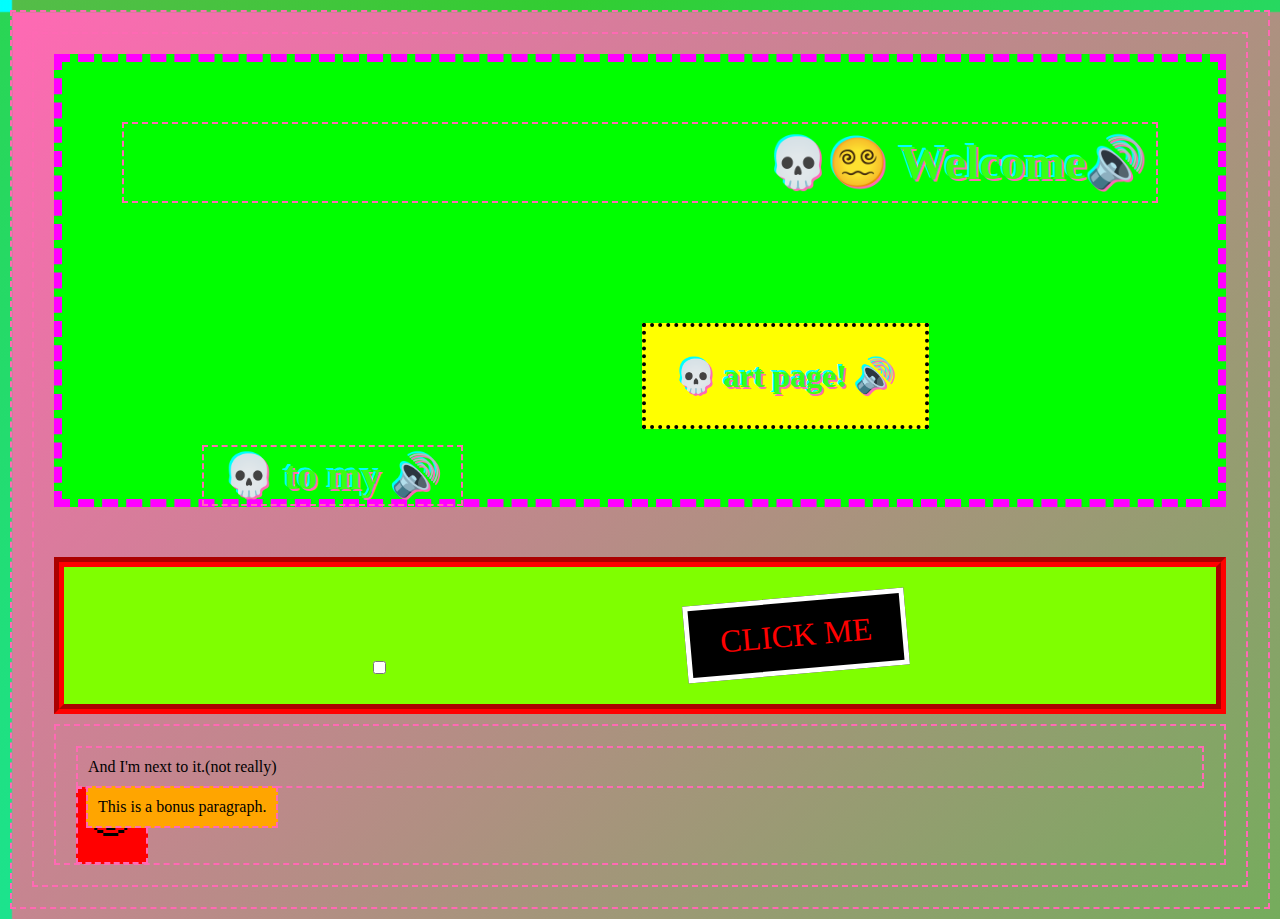
<file: Part1/index.html>
<!DOCTYPE html>
<html lang="en">
<head>
  <meta charset="UTF-8" />
  <meta name="viewport" content="width=device-width, initial-scale=1.0"/>
  <title>ugly</title>
  <link rel="stylesheet" href="styles.css" />
</head>
<body>
  <header id="ugly-header">
    <h1 class="toxic one">😵‍💫 Welcome</h1>
    <h2 class="toxic two">to my</h2>
    <h3 class="toxic three">art page!</h3>
  </header>

  <section class="flex-container">
    <input type="checkbox" id="screamer-toggle" />
    <label for="screamer-toggle" class="ugly-button">CLICK ME</label>
    <div class="screamer">
      <img src="aah.gif" alt="Screamer" />
    </div>
  </section>

  <div class="bonus-container">
    <p class="bonus-text">This is a bonus paragraph.</p>
    <p class="bonus-text">And I'm next to it.(not really)</p>
    <span class="bonus-icon">👁</span>
  </div>
</body>
</html>
</file>
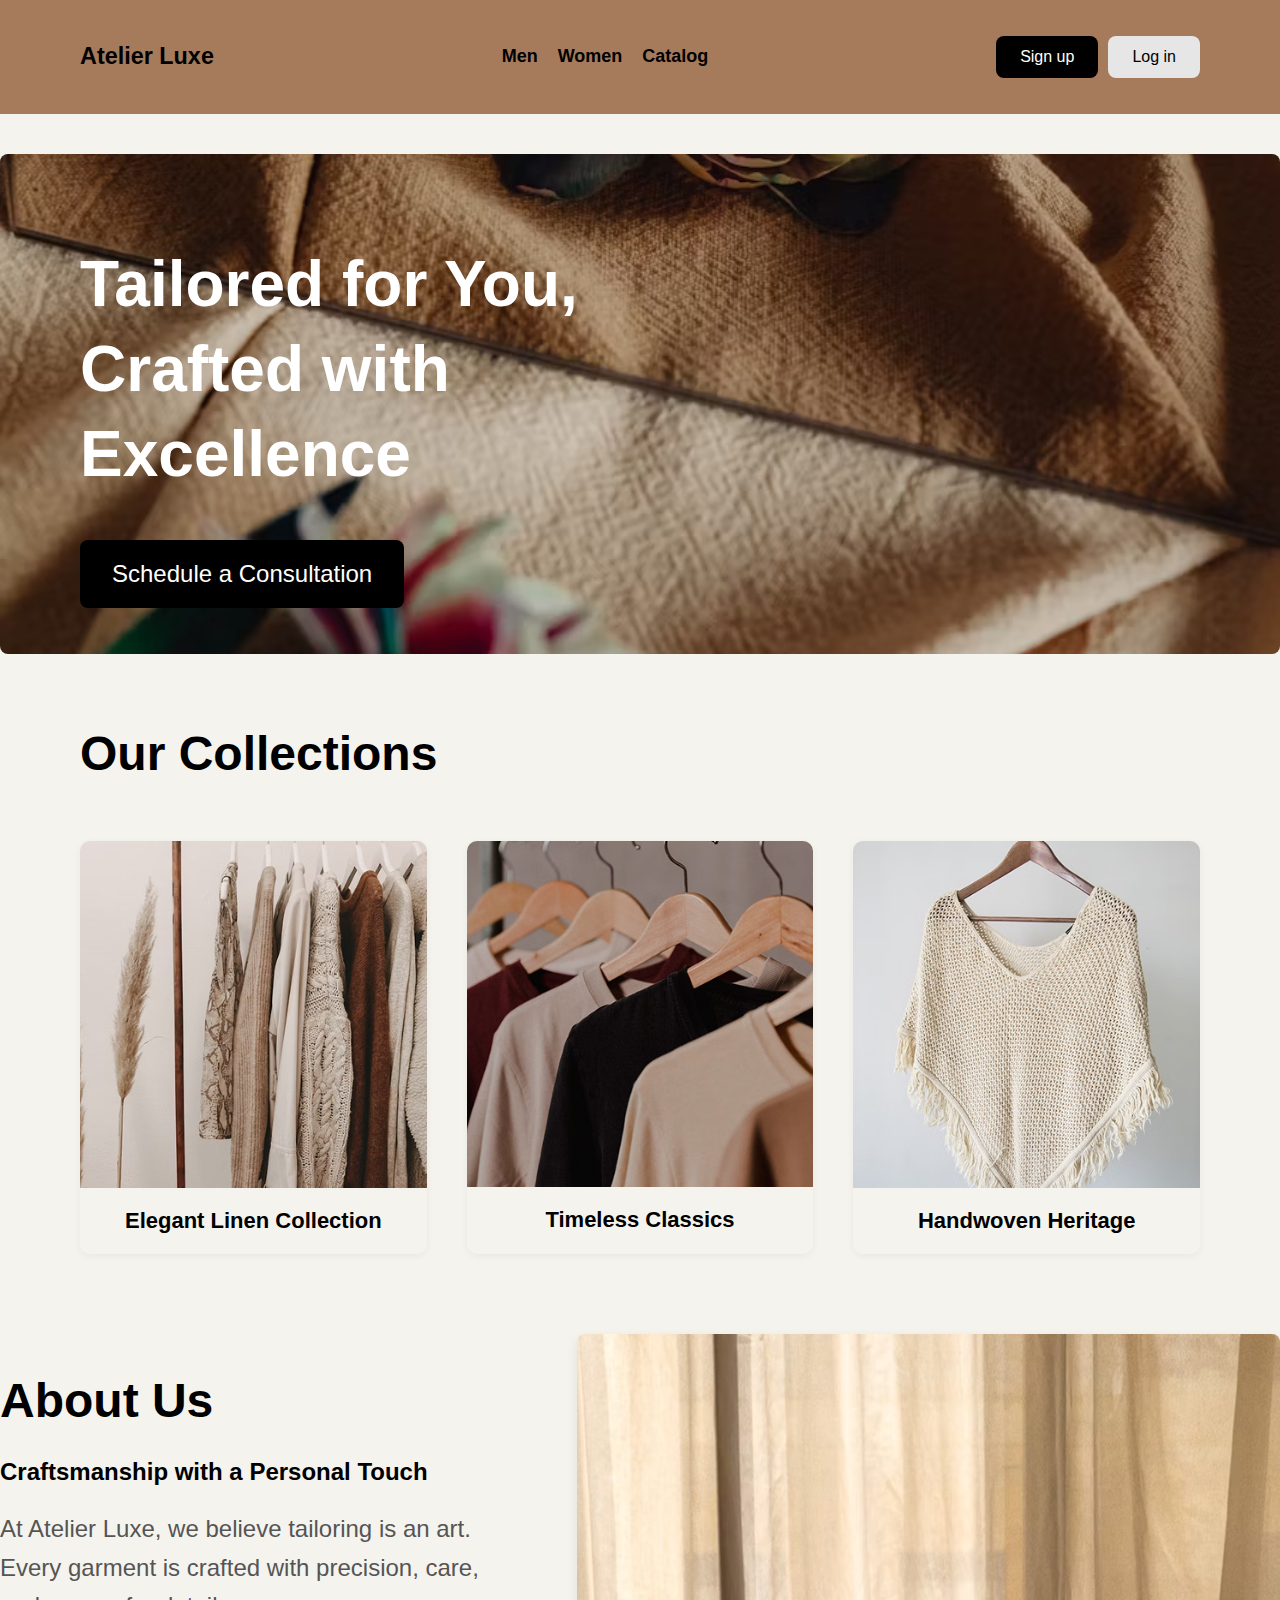
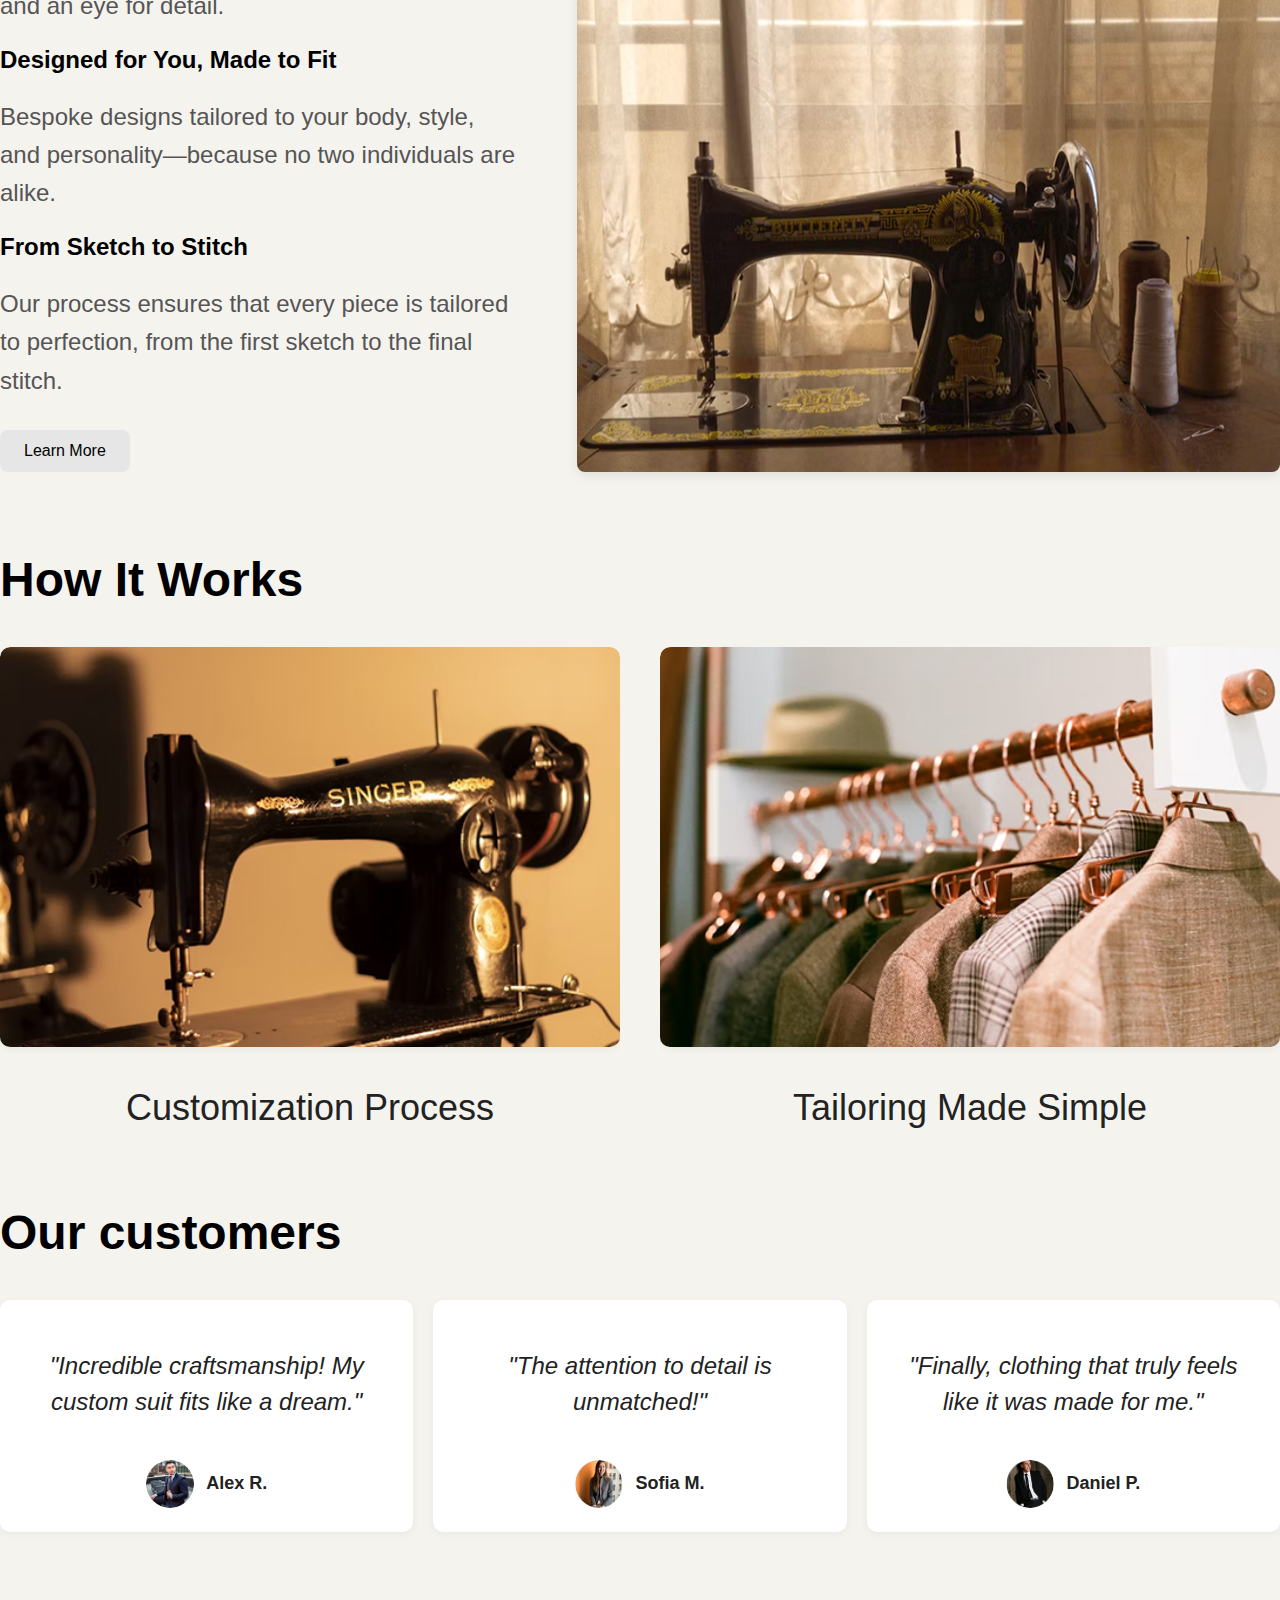
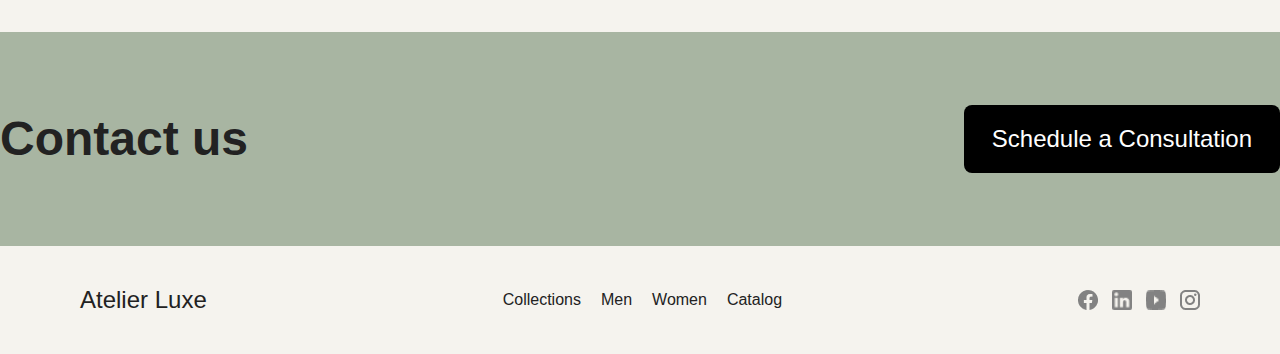
<file: Part2/index.html>
<!DOCTYPE html>
<html lang="en">
<head>
    <meta charset="UTF-8">
    <meta name="viewport" content="width=device-width, initial-scale=1.0">
    <title>Atelier Luxe</title>
    <link rel="stylesheet" href="styles.css">
</head>
<body>

    <header class="header">
        <div class="container header-inner">
          <div class="logo"><h3>Atelier Luxe</h3></div>
          <nav class="nav">
            <a href="#collections">Men</a>
            <a href="#collections">Women</a>
            <a href="#collections">Catalog</a>
          </nav>
          <div class="auth-buttons">
            <button class="signup">Sign up</button>
            <button class="login">Log in</button>
          </div>
        </div>
    </header>
    
    <section class="hero container">
        <div class="hero-content">
            <h1>Tailored for You, Crafted with Excellence</h1>
            <button class="cta-button">Schedule a Consultation</button>
        </div>
    </section>

    <section class="collections">
        <div class="collections-content">
          <h1>Our Collections</h1>
          <div class="collection-cards">
            <div class="collection-card">
              <img src="collection1.png" alt="Elegant Linen Collection">
              <h3>Elegant Linen Collection</h3>
            </div>
            <div class="collection-card">
              <img src="collection2.png" alt="Timeless Classics">
              <h3>Timeless Classics</h3>
            </div>
            <div class="collection-card">
              <img src="collection3.png" alt="Handwoven Heritage">
              <h3>Handwoven Heritage</h3>
            </div>
          </div>
        </div>
    </section>

    <section class="about-section">
        <div class="about-text">
            <h2>About Us</h2>
            <h3>Craftsmanship with a Personal Touch</h3>
            <p>At Atelier Luxe, we believe tailoring is an art. Every garment is crafted with precision, care, and an eye for detail.</p>
            <h3>Designed for You, Made to Fit</h3>
            <p>Bespoke designs tailored to your body, style, and personality—because no two individuals are alike.</p>
            <h3>From Sketch to Stitch</h3>
            <p>Our process ensures that every piece is tailored to perfection, from the first sketch to the final stitch.</p>
            <button class="secondary-btn">Learn More</button>
        </div>
        <img src="aboutus.png" alt="Sewing Machine">
    </section>

    <section class="how-it-works">
        <h2>How It Works</h2>
        <div class="how-it-works-container">
            <div class="how-card">
                <img src="process1.png" alt="Customization Process">
                <p>Customization Process</p>
            </div>
            <div class="how-card">
                <img src="process2.png" alt="Tailoring Made Simple">
                <p>Tailoring Made Simple</p>
            </div>
        </div>
    </section>

    <section class="testimonials">
        <h2>Our customers</h2>
        <div class="testimonial-container">
            <div class="customer-quote">
                <p>"Incredible craftsmanship! My custom suit fits like a dream."</p>
                <div class="customer-avatar">
                    <img src="avatar1.png" alt="Alex R.">
                    <span>Alex R.</span>
                </div>
            </div>
            <div class="customer-quote">
                <p>"The attention to detail is unmatched!"</p>
                <div class="customer-avatar">
                    <img src="avatar2.png" alt="Sofia M.">
                    <span>Sofia M.</span>
                </div>
            </div>
            <div class="customer-quote">
                <p>"Finally, clothing that truly feels like it was made for me."</p>
                <div class="customer-avatar">
                    <img src="avatar3.png" alt="Daniel P.">
                    <span>Daniel P.</span>
                </div>
            </div>
        </div>
    </section>

    <section class="contact">
        <div class="contact-inner">
        <h2>Contact us</h2>
        <button class="primary-btn">Schedule a Consultation</button>
        </div>
    </section>

    <footer>
        <div class="footer-inner">
          <div class="footer-logo">Atelier Luxe</div>
          
          <nav class="footer-nav">
            <a href="#collections">Collections</a>
            <a href="#collections">Men</a>
            <a href="#collections">Women</a>
            <a href="#collections">Catalog</a>
          </nav>
      
          <div class="social-icons">
            <img src="FB_Icon.png" alt="Facebook">
            <img src="In_Icon.png" alt="LinkedIn">
            <img src="YT_Icon.png" alt="YouTube">
            <img src="Inst_Icon.png" alt="Instagram">
          </div>
        </div>
      </footer>
</body>
</html>
</file>
<file: Part1/styles.css>
* {
    box-sizing: border-box;
    font-family: 'Comic Sans MS', cursive;
    border: 2px dashed hotpink;
    padding: 10px;
    margin: 10px;
  }
  
  body {
    background: linear-gradient(135deg, hotpink, limegreen, cyan);
    background-size: 300% 300%;
    animation: slow-puke 20s ease infinite;
    overflow-x: scroll;
    position: relative;
  }
  
  #ugly-header {
    background-color: lime;
    border: 8px dashed magenta;
    padding: 40px;
    margin-bottom: 50px;
    text-align: center;
    position: sticky;
    top: 0;
    z-index: 100;
  }
  
  .toxic {
    color: #39ff14;
    text-shadow: 2px 2px 0 hotpink, -2px -2px 0 cyan;
    position: relative;
  }
  
  .toxic::before {
    content: "💀 ";
  }
  
  .toxic::after {
    content: " 🔊";
  }
  
  .one {
    display: flex;
    justify-content: right;
    margin: 20px;
    padding: 10px;
    font-size: 3rem;
  }
  
  .two {
    margin: 222px 10px 5px 100px;
    padding: 5px 20px;
    font-size: 2.5rem;
    float: left;
  }
  
  .three {
    margin: 100px 100px 30px 20px;
    padding: 30px;
    font-size: 2rem;
    background: yellow;
    border: 4px dotted black;
    display: inline-block;
    position: relative;
  }
  
  .toxic:hover {
    transform: rotate(10deg) scale(1.2);
    color: red;
    background-color: black;
  }
  
  .flex-container {
    display: flex;
    justify-content: space-evenly;
    align-items: flex-start;
    flex-wrap: wrap-reverse;
    background-color: chartreuse;
    padding: 20px;
    border: 10px groove red;
  }
  
  .ugly-button {
    font-size: 2rem;
    padding: 15px 30px;
    background-color: black;
    color: red;
    border: 5px solid white;
    cursor: pointer;
    transform: rotate(-5deg);
    text-align: center;
    transition: transform 0.3s ease;
  }
  
  .ugly-button:hover {
    transform: rotate(20deg) scale(1.1);
    background: lime;
  }
  
  .screamer {
    position: fixed;
    top: 0;
    left: 0;
    width: 100vw;
    height: 100vh;
    background-color: black;
    z-index: 9999;
    display: none;
    justify-content: center;
    align-items: center;
  }
  
  .screamer img {
    max-width: 100%;
    max-height: 100%;
    object-fit: contain;
  }
  
  #screamer-toggle:checked ~ .ugly-button + .screamer {
    display: flex;
  }
  
  .bonus-container {
    position: relative;
  }
  
  .bonus-container > .bonus-text:nth-child(1) {
    position: absolute;
    top: 50px;
    left: 20px;
    background-color: orange;
  }
  
  .bonus-container .bonus-text + .bonus-icon {
    background: red;
    font-size: 3rem;
  }
  
  .bonus-container .bonus-text ~ .bonus-icon:hover {
    transform: scale(1.5) rotate(360deg);
  }
  
  @media screen and (max-width: 600px) {
    body {
      background-color: black;
    }
  
    .toxic {
      color: hotpink;
      text-shadow: none;
      font-size: 1.5rem !important;
    }
  
    .three {
      background: cyan;
      border-style: double;
      transform: rotate(-15deg);
    }
  
    .ugly-button {
      font-size: 3rem;
      background: red;
      color: yellow;
    }
  }
  
  @keyframes slow-puke {
    0% { background-position: 0% 50%; }
    50% { background-position: 100% 50%; }
    100% { background-position: 0% 50%; }
  }
</file>
<file: Part2/styles.css>
html {
  scrollbar-width: none;
  -ms-overflow-style: none;
}

html::-webkit-scrollbar {
  display: none;
}

body {
  font-family: 'Lato', sans-serif;
  margin: 0;
  padding: 0;
  background: #F5F3EE;
  width: 100vw;
  overflow-x: hidden;
}

.container {
  width: 100%;
  max-width: 1280px;
  margin: 0 auto;
  padding: 0 80px;
  box-sizing: border-box;
}

.header {
  background-color: #A67B5B;
  width: 100%;
  box-sizing: border-box;
  position: sticky;
  top: 0;
  z-index: 1000;
  padding: 0 80px;
}

.header-inner {
  display: flex;
  justify-content: space-between;
  align-items: center;
  padding: 20px 0;
}

.logo {
  font-size: 20px;
  font-weight: 500;
  color: black;
}

.nav {
  display: flex;
  gap: 20px;
}

.header .nav a {
  font-weight: 600;
}

.nav a {
  text-decoration: none;
  color: black;
  font-size: 18px;
  font-weight: 500;
}

.auth-buttons {
  display: flex;
  gap: 10px;
  transition: all 0.3s ease;
}

.signup, .login {
  padding: 12px 24px;
  border: none;
  border-radius: 8px;
  font-size: 16px;
  cursor: pointer;
}

.signup {
  background-color: black;
  color: white;
}

.login {
  background-color: #E6E6E6;
  color: black;
}

.hero {
  position: relative;
  width: 100%;
  max-width: 1280px;
  margin: 40px auto;
  border-radius: 8px;
  overflow: hidden;
  background: url('hero.png') no-repeat center center/cover;
  height: 500px;
  display: flex;
  align-items: center;
  padding: 0 80px;
  color: white;
}

.hero-content {
  max-width: 600px;
  padding-left: 0;
}

.hero h1 {
  font-size: 64px;
  font-weight: 700;
  line-height: 85px;
}

.cta-button {
  background-color: black;
  color: white;
  padding: 20px 32px;
  font-size: 24px;
  border: none;
  border-radius: 8px;
  cursor: pointer;
  transition: background-color 0.3s ease;
}

.cta-button:hover {
  background-color: #333;
}

.collections {
  padding: 0px 0 80px 0;
  background-color: #F5F3EE;
}

.collections-content {
  max-width: 1280px;
  margin: 0 auto;
  padding: 0 80px;
  display: flex;
  flex-direction: column;
  gap: 40px;
}

.collections-content h1 {
  font-size: 48px;
  font-weight: 700;
  margin-bottom: 20px;
}

.collection-cards {
  display: flex;
  gap: 40px;
  justify-content: space-between;
  flex-wrap: wrap;
}

.collection-card {
  flex: 1 1 30%;
  background-color: #F5F3EE;
  border-radius: 10px;
  overflow: hidden;
  box-shadow: 0 2px 8px rgba(0, 0, 0, 0.05);
  text-align: center;
  transition: transform 0.3s ease, box-shadow 0.3s ease;
  cursor: pointer;
}

.collection-card:hover {
  transform: translateY(-8px);
  box-shadow: 0 8px 20px rgba(0, 0, 0, 0.1);
}

.collection-card img {
  width: 100%;
  height: auto;
  display: block;
}

.collection-card h3 {
  font-size: 22px;
  font-weight: 600;
  margin: 20px 0;
}

.about-section {
  display: flex;
  justify-content: space-between;
  align-items: stretch;
  gap: 60px;
  background-color: #F5F3EE;
  max-width: 1280px;
  margin: 0 auto;
  box-sizing: border-box;
}

.about-text h2 {
  font-size: 48px;
  font-weight: 700;
  margin-bottom: 30px;
}

.about-text h3 {
  font-size: 24px;
  font-weight: 600;
  margin-top: 20px;
  margin-bottom: 10px;
}

.about-text p {
  font-size: 24px;
  color: #555;
  line-height: 1.6;
  margin-bottom: 10px;
}

.secondary-btn {
  margin-top: 20px;
  padding: 12px 24px;
  background-color: #e6e6e6;
  color: black;
  border: none;
  border-radius: 8px;
  font-size: 16px;
  cursor: pointer;
  transition: background-color 0.3s ease;
}

.secondary-btn:hover {
  background-color: #ccc;
}

.about-section img {
  flex: 1;
  max-width: 100%;
  border-radius: 8px;
  box-shadow: 0 4px 12px rgba(0, 0, 0, 0.08);
}

.how-it-works {
  background-color: #F5F3EE;
  padding-top: 40px;
  max-width: 1280px;
  margin: 0 auto;
  box-sizing: border-box;
}

.how-it-works h2 {
  font-size: 48px;
  font-weight: bold;
  margin-bottom: 40px;
}

.how-it-works-container {
  display: flex;
  gap: 40px;
  justify-content: space-between;
  flex-wrap: wrap;
}

.how-card {
  flex: 1 1 45%;
  text-align: center;
  transition: transform 0.3s ease, box-shadow 0.3s ease, border-radius 0.3s ease;
  cursor: pointer;
  border-radius: 10px;
  background-color: #F5F3EE;
  overflow: hidden;
}

.how-card:hover {
  transform: translateY(-8px);
  box-shadow: 0 8px 20px rgba(0, 0, 0, 0.1);
  border-radius: 10px;
}

.how-card img {
  width: 100%;
  height: 400px;
  object-fit: cover;
  border-radius: 10px;
  box-shadow: 0 2px 8px rgba(0, 0, 0, 0.05);
}

.how-card p {
  font-size: 36px;
  font-weight: 500;
  color: #222;
}

.testimonials {
  background-color: #F5F3EE;
  max-width: 1280px;
  margin: 0 auto;
  box-sizing: border-box;
}

.testimonials h2 {
  font-size: 48px;
  font-weight: bold;
  margin-bottom: 40px;
}

.testimonial-container {
  display: flex;
  gap: 20px;
  justify-content: space-between;
  flex-wrap: nowrap;
}

.customer-quote {
  flex: 1;
  background-color: white;
  border-radius: 10px;
  padding: 24px;
  box-shadow: 0 2px 8px rgba(0, 0, 0, 0.05);
  display: flex;
  flex-direction: column;
  justify-content: space-between;
  gap: 16px;
}

.customer-quote p {
  text-align: center;
  font-size: 24px;
  font-style: italic;
  color: #222;
  line-height: 1.5;
}

.customer-avatar {
  display: flex;
  align-items: center;
  justify-content: center;
  gap: 12px;
}

.customer-avatar img {
  width: 48px;
  height: 48px;
  border-radius: 50%;
}

.customer-avatar span {
  font-size: 18px;
  font-weight: 600;
  color: #222;
}

.contact {
  background-color: #A8B5A2;
  margin-top: 100px;
  padding: 40px 0;
  width: 100%;
  box-sizing: border-box;
}

.contact-inner {
  max-width: 1280px;
  margin: 0 auto;
  display: flex;
  align-items: center;
  justify-content: space-between;
  box-sizing: border-box;
}

.contact h2 {
  font-size: 48px;
  font-weight: bold;
  color: #222;
}

.primary-btn {
  background-color: #000;
  color: #fff;
  font-size: 24px;
  padding: 20px 28px;
  border: none;
  border-radius: 8px;
  cursor: pointer;
  transition: background-color 0.3s ease;
}

.primary-btn:hover {
  background-color: #333;
}

footer {
  background-color: #F5F3EE;
  padding: 40px 0;
}

.footer-inner {
  max-width: 1280px;
  margin: 0 auto;
  padding: 0 80px;
  display: flex;
  justify-content: space-between;
  align-items: center;
  flex-wrap: wrap;
  gap: 20px;
}

.footer-logo {
  font-size: 24px;
  font-weight: 500;
  color: #222;
  flex-shrink: 0;
}

.footer-nav {
  display: flex;
  gap: 20px;
  flex-wrap: wrap;
  justify-content: center;
}

.footer-nav a {
  text-decoration: none;
  color: #222;
  font-size: 16px;
  font-weight: 400;
  transition: color 0.3s ease;
}

.footer-nav a:hover {
  color: #000;
}

.social-icons {
  display: flex;
  gap: 14px;
  flex-shrink: 0;
}

.social-icons img {
  width: 20px;
  height: 20px;
  cursor: pointer;
  transition: opacity 0.3s ease;
}

@media (max-width: 768px) {
  .container,
  .collections-content,
  .footer-inner {
    padding: 0 20px;
  }

  .header {
    padding: 0 20px;
  }

  .header-inner {
    flex-direction: column;
    gap: 10px;
  }

  .nav {
    flex-direction: column;
    gap: 10px;
    align-items: center;
  }

  .auth-buttons {
    flex-direction: column;
    width: 100%;
  }

  .hero {
    padding: 0 20px;
    height: auto;
    min-height: 400px;
    text-align: center;
  }

  .hero h1 {
    font-size: 40px;
    line-height: 1.2;
  }

  .cta-button {
    font-size: 18px;
    padding: 14px 24px;
  }

  .collection-cards {
    flex-direction: column;
  }

  .about-section {
    flex-direction: column;
    padding: 0 20px;
  }

  .about-text p,
  .about-text h3 {
    font-size: 18px;
  }

  .how-it-works-container,
  .testimonial-container,
  .contact-inner {
    flex-direction: column;
    align-items: center;
  }

  .how-card,
  .customer-quote {
    width: 100%;
  }

  .how-card img {
    height: 250px;
  }

  .how-card p {
    font-size: 24px;
  }

  .testimonials h2,
  .collections-content h1,
  .about-text h2,
  .how-it-works h2,
  .contact h2 {
    font-size: 32px;
    text-align: center;
  }

  .customer-avatar span {
    font-size: 16px;
  }

  .contact h2 {
    margin-bottom: 20px;
  }

  .primary-btn {
    font-size: 18px;
    padding: 16px 24px;
  }

  .footer-logo {
    font-size: 20px;
    text-align: center;
    width: 100%;
  }

  .footer-nav {
    justify-content: center;
    width: 100%;
    gap: 10px;
  }

  .social-icons {
    justify-content: center;
    width: 100%;
  }
}
</file>
